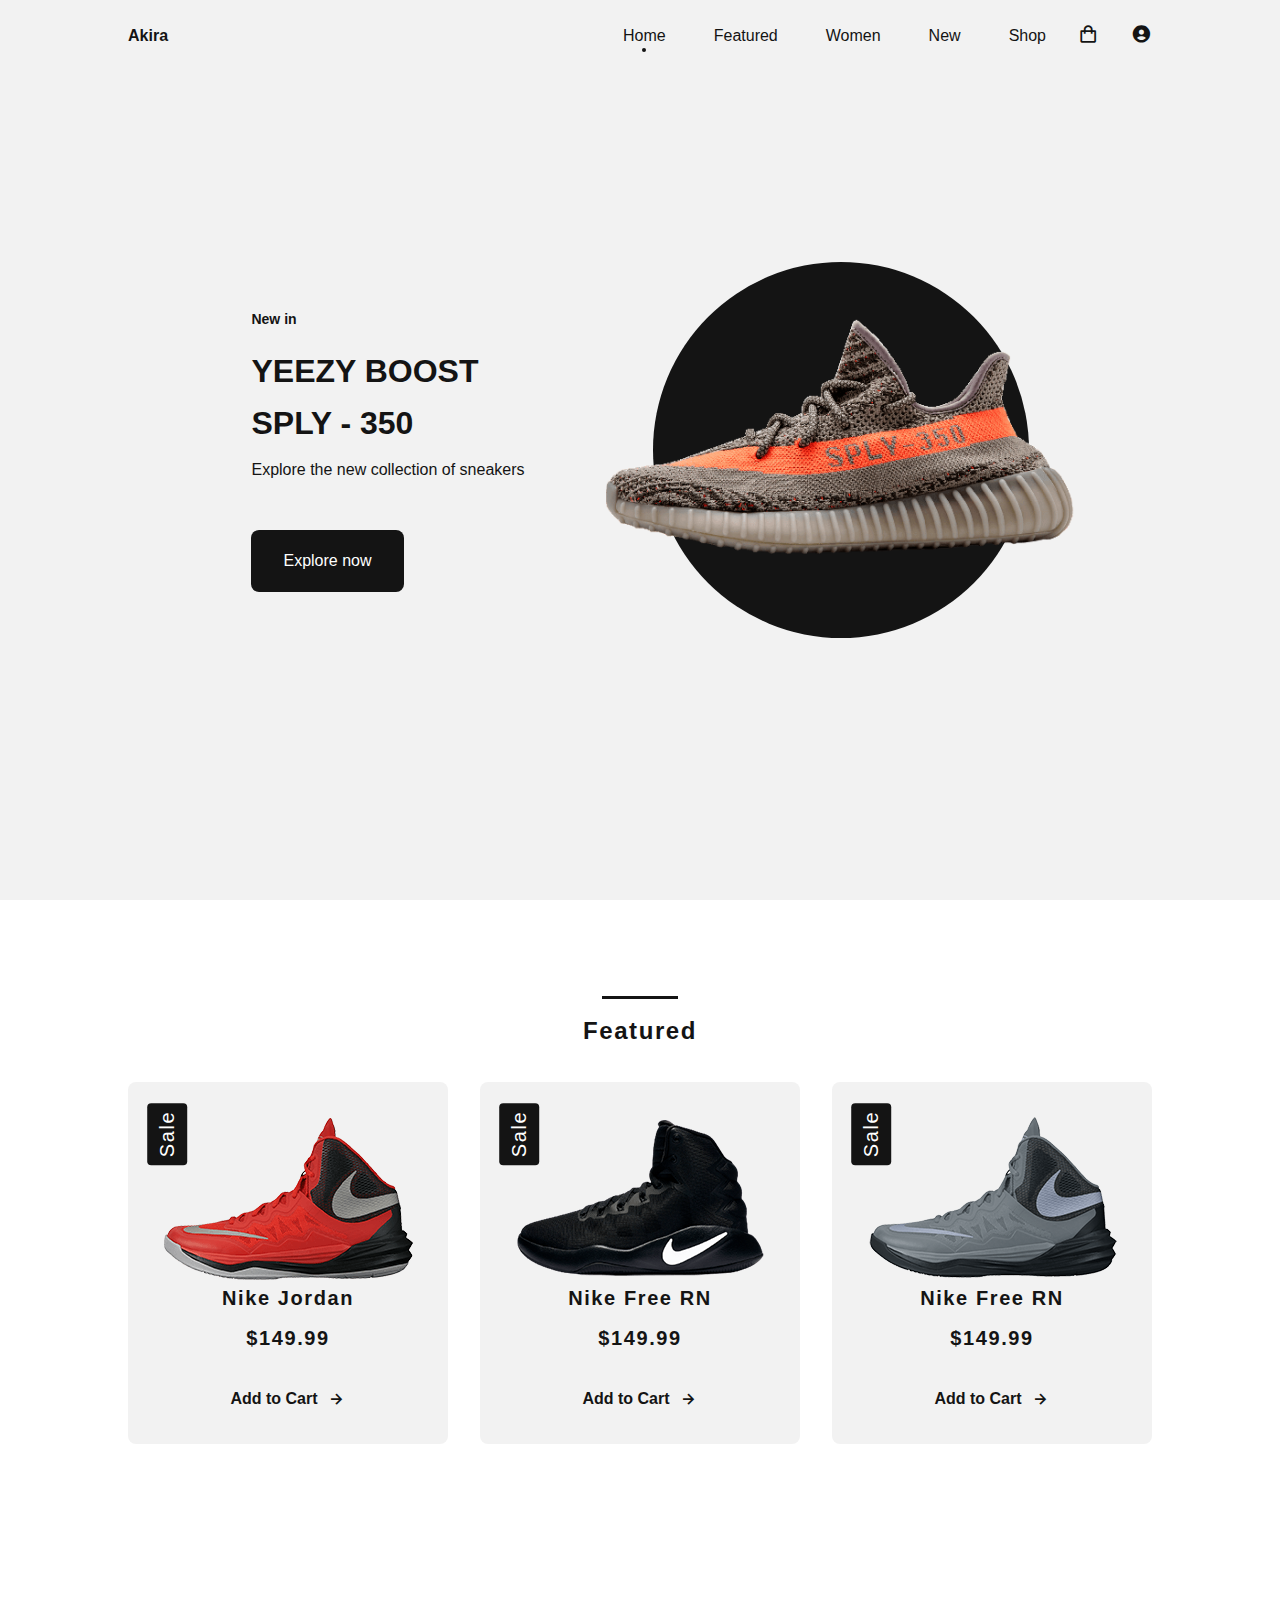
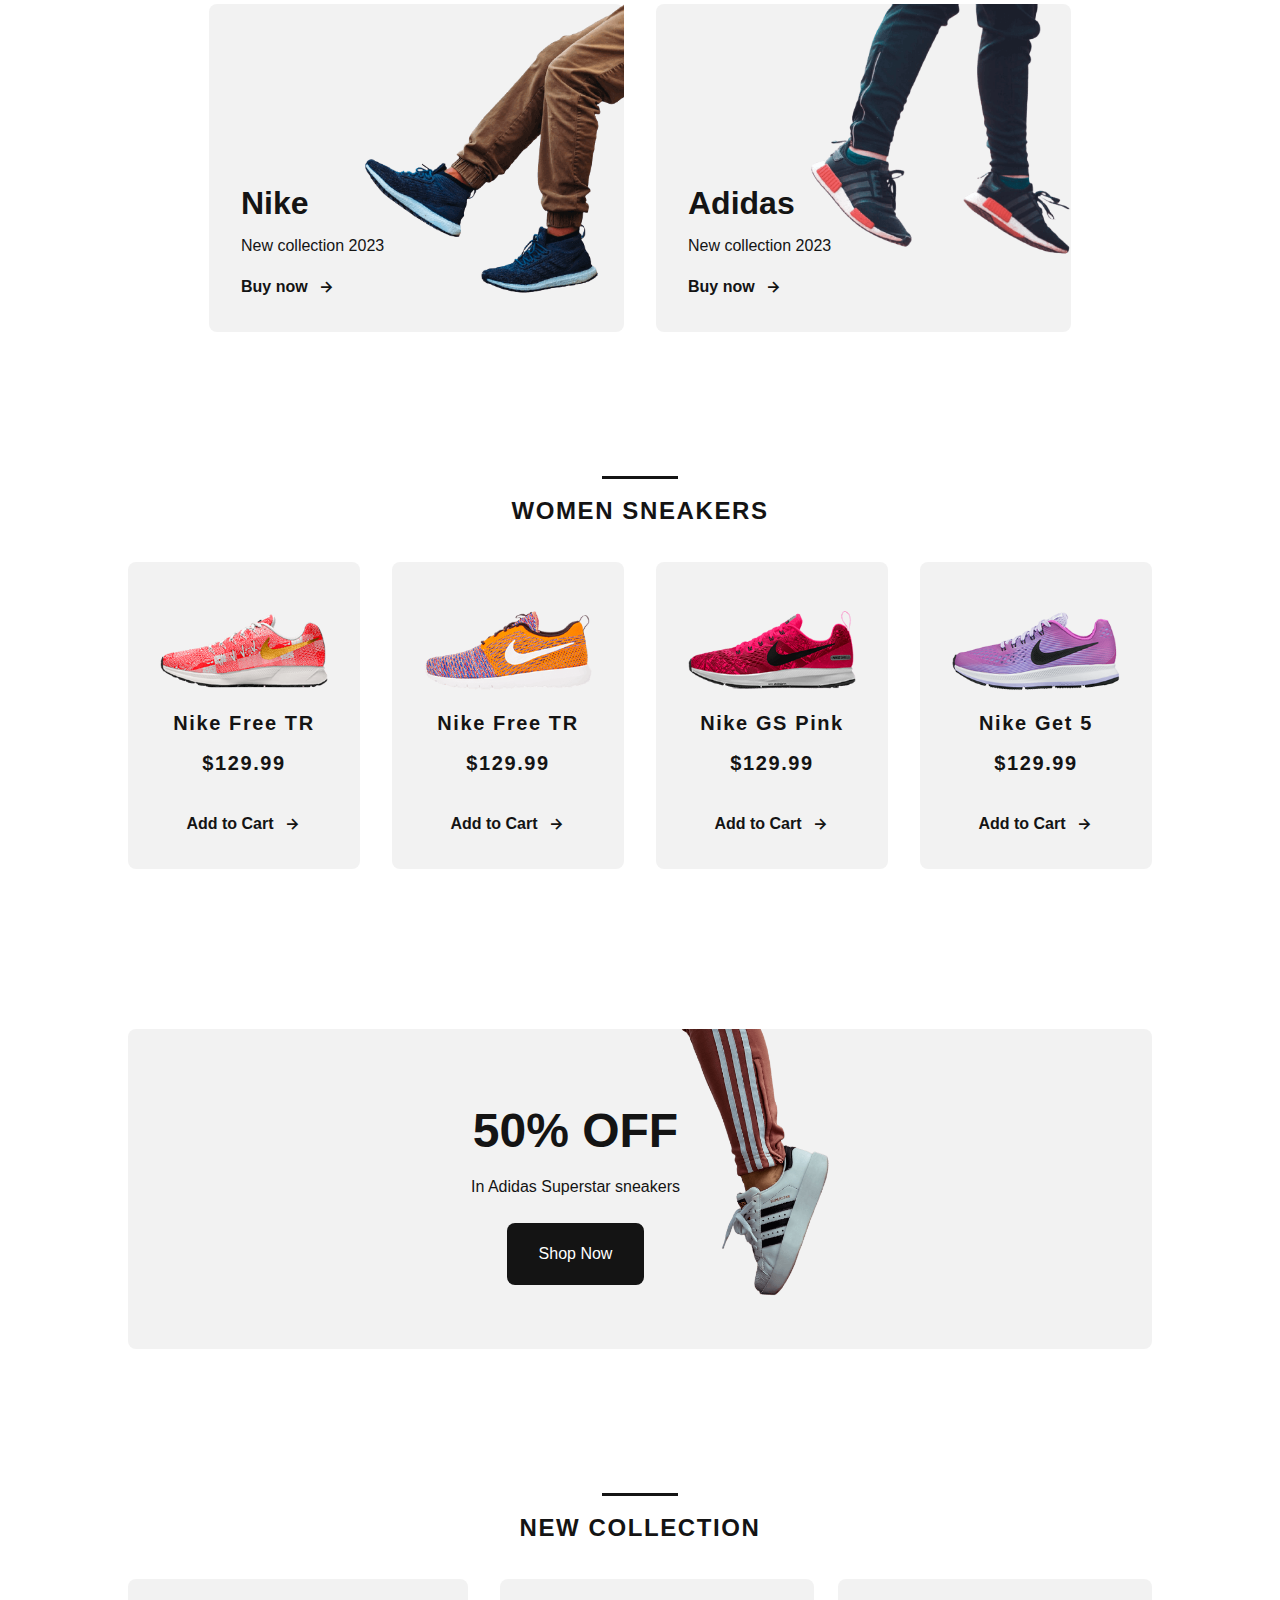
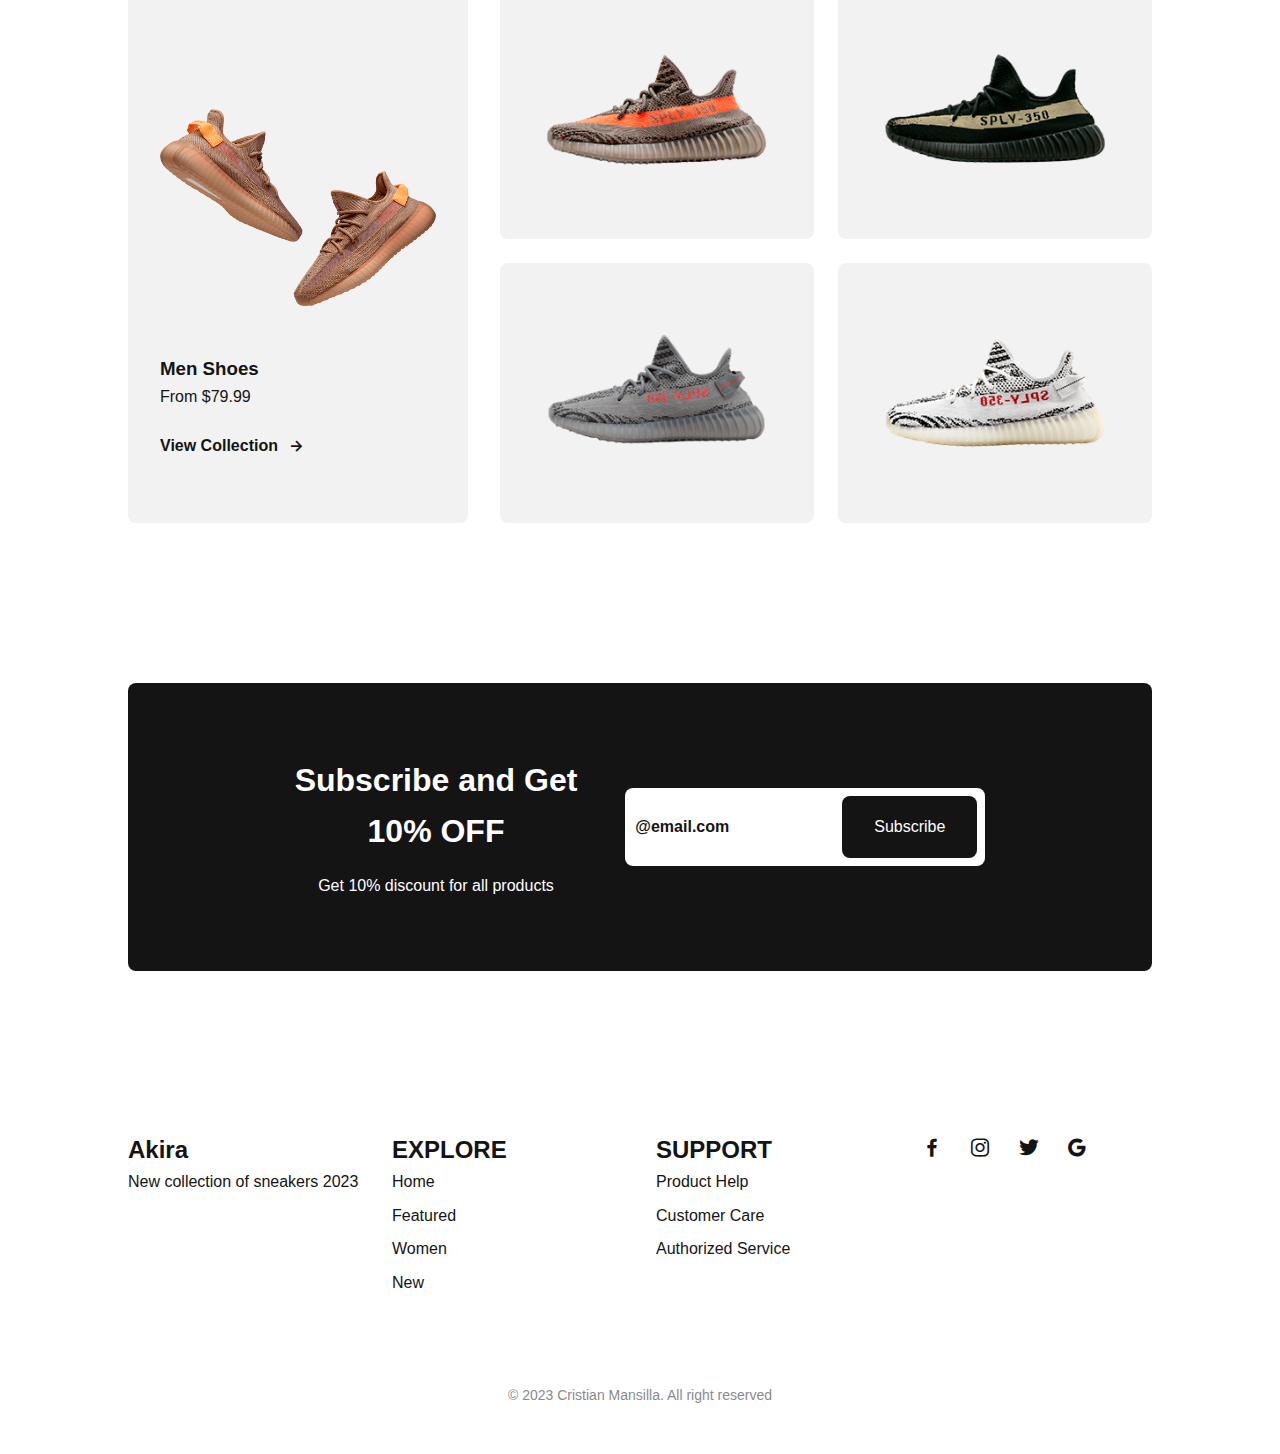
<file: index.html>
<!DOCTYPE html>
<html lang="en">
    <head>
        <meta charset="UTF-8">
        <meta name="viewport" content="width=device-width, initial-scale=1.0">
        <link rel="stylesheet" href="./assets/css/style.css">
        <link rel="stylesheet" href="./assets/css/mediaqueries.css">
        <link href='https://unpkg.com/boxicons@2.1.4/css/boxicons.min.css' rel='stylesheet'>
        <link rel="shortcut icon" href="./assets/img/collection2.png" type="image/x-icon"/>
        <title>Akira</title>
    </head>
    <body>

        <header class="l-header" id="header">
            <nav class="nav bd-grid">
                <div class="nav__toggle" id="nav-toggle">
                    <i class='bx bxs-grid'></i>
                </div>

                <a href="#home" class="nav__logo">Akira</a>

                <div class="nav__menu" id="nav-menu">
                    <ul class="nav__list">
                        <li class="nav__item">
                            <a href="#home" class="nav__link active">Home</a>
                        </li>
                        <li class="nav__item">
                            <a href="#featured" class="nav__link">Featured</a>
                        </li>
                        <li class="nav__item">
                            <a href="#women" class="nav__link">Women</a>
                        </li>
                        <li class="nav__item">
                            <a href="#new" class="nav__link">New</a>
                        </li>
                        <li class="nav__item">
                            <a href="./pages/shop.html" class="nav__link">Shop</a>
                        </li>
                    </ul>
                </div>

                <div class="nav__shop">
                    <i class='bx bx-shopping-bag'></i>
                </div>

                <div class="nav__login">
                    <i class='bx bxs-user-circle'></i>
                </div>
            </nav>
        </header>
        

        <main class="l-main">
            <!--===== HOME =====-->
            <section class="home" id="home">
                <div class="home__container bd-grid">
                    <div class="home__sneaker">
                        <div class="home__shape"></div>
                        <img src="./assets/img/imghome.png" alt="" class="home__img">
                    </div>

                    <div class="home__data">
                        <span class="home__new">New in</span>
                        <h2 class="home__title">YEEZY BOOST <br> SPLY - 350</h2>
                        <p class="home__description">Explore the new collection of sneakers</p>
                        <a href="#new" class="button">Explore now</a>
                    </div>
                </div>
            </section>

            <!--===== FEATURED =====-->
            <section class="featured section" id="featured">
                <h2 class="section-title">Featured</h2>

                <div class="featured__container bd-grid">
                    <article class="sneaker">
                        <div class="sneaker__sale">Sale</div>
                        <img src="./assets/img/featured1.png" alt="" class="sneake__img">
                        <span class="sneaker__name">Nike Jordan</span>
                        <span class="sneaker__price">$149.99</span>
                        <a href="" class="button-light">Add to Cart <i class='bx bx-right-arrow-alt button-icon'></i></a>
                    </article>

                    <article class="sneaker">
                        <div class="sneaker__sale">Sale</div>
                        <img src="./assets/img/featured2.png" alt="" class="sneake__img">
                        <span class="sneaker__name">Nike Free RN</span>
                        <span class="sneaker__price">$149.99</span>
                        <a href="" class="button-light">Add to Cart <i class='bx bx-right-arrow-alt button-icon'></i></a>
                    </article>

                    <article class="sneaker">
                        <div class="sneaker__sale">Sale</div>
                        <img src="./assets/img/featured3.png" alt="" class="sneake__img">
                        <span class="sneaker__name">Nike Free RN</span>
                        <span class="sneaker__price">$149.99</span>
                        <a href="" class="button-light">Add to Cart <i class='bx bx-right-arrow-alt button-icon'></i></a>
                    </article>
                </div>
            </section>

            <!--===== COLLECTION =====-->
            <section class="collection section">
                <div class="collection__container bd-grid">
                    <div class="collection__card">
                        <div class="collection__data">
                            <h3 class="collection__name">Nike</h3>
                            <p class="collection__description">New collection 2023</p>
                            <a href="#" class="button-light">Buy now <i class='bx bx-right-arrow-alt button-icon'></i></a>
                        </div>

                        <img src="./assets/img/collection1.png" alt="" class="collection__img">
                    </div>

                    <div class="collection__card">
                        <div class="collection__data">
                            <h3 class="collection__name">Adidas</h3>
                            <p class="collection__description">New collection 2023</p>
                            <a href="#" class="button-light">Buy now <i class='bx bx-right-arrow-alt button-icon'></i></a>
                        </div>

                        <img src="./assets/img/collection2.png" alt="" class="collection__img">
                    </div>
                </div>
            </section>

            <!--===== WOMEN SNEAKERS =====-->
            <section class="women section" id="women">
                <h2 class="section-title">WOMEN SNEAKERS</h2>

                <div class="women__container bd-grid">
                    <article class="sneaker">
                        <img src="./assets/img/women1.png" alt="" class="sneake__img">
                        <span class="sneaker__name">Nike Free TR</span>
                        <span class="sneaker__price">$129.99</span>
                        <a href="" class="button-light">Add to Cart <i class='bx bx-right-arrow-alt button-icon'></i></a>
                    </article>

                    <article class="sneaker">
                        <img src="./assets/img/women2.png" alt="" class="sneake__img">
                        <span class="sneaker__name">Nike Free TR</span>
                        <span class="sneaker__price">$129.99</span>
                        <a href="" class="button-light">Add to Cart <i class='bx bx-right-arrow-alt button-icon'></i></a>
                    </article>

                    <article class="sneaker">
                        <img src="./assets/img/women3.png" alt="" class="sneake__img">
                        <span class="sneaker__name">Nike GS Pink</span>
                        <span class="sneaker__price">$129.99</span>
                        <a href="" class="button-light">Add to Cart <i class='bx bx-right-arrow-alt button-icon'></i></a>
                    </article>

                    <article class="sneaker">
                        <img src="./assets/img/women4.png" alt="" class="sneake__img">
                        <span class="sneaker__name">Nike Get 5</span>
                        <span class="sneaker__price">$129.99</span>
                        <a href="" class="button-light">Add to Cart <i class='bx bx-right-arrow-alt button-icon'></i></a>
                    </article>
                </div>
            </section>

            <!--===== OFFER =====-->
            <section class="offer section">
                <div class="offer__container bd-grid">
                    <div class="offer__data">
                        <h3 class="offer__title">50% OFF</h3>
                        <p class="offer__description">In Adidas Superstar sneakers</p>
                        <a href="#" class="button">Shop Now</a>
                    </div>

                    <img src="./assets/img/offert.png" alt="" class="offer__img">
                </div>
            </section>

            <!--===== NEW COLLECTION =====-->
            <section class="new section" id="new">
                <h2 class="section-title">NEW COLLECTION</h2>

                <div class="new__container bd-grid">
                    <div class="new__men">
                        <img src="./assets/img/new1.png" alt="" class="new__men-img">
                        <h3 class="new__title">Men Shoes</h3>
                        <span class="new__price">From $79.99</span>
                        <a href="#" class="button-light">View Collection <i class='bx bx-right-arrow-alt button-icon'></i></a>
                    </div>

                    <div class="new__sneaker">
                        <div class="new__sneaker-card">
                            <img src="./assets/img/new2.png" alt="" class="new__sneaker-img">
                            <div class="new__sneaker-overlay">
                                <a href="#" class="button">Add to Cart</a>
                            </div>
                        </div>

                        <div class="new__sneaker-card">
                            <img src="./assets/img/new3.png" alt="" class="new__sneaker-img">
                            <div class="new__sneaker-overlay">
                                <a href="#" class="button">Add to Cart</a>
                            </div>
                        </div>

                        <div class="new__sneaker-card">
                            <img src="./assets/img/new4.png" alt="" class="new__sneaker-img">
                            <div class="new__sneaker-overlay">
                                <a href="#" class="button">Add to Cart</a>
                            </div>
                        </div>

                        <div class="new__sneaker-card">
                            <img src="./assets/img/new5.png" alt="" class="new__sneaker-img">
                            <div class="new__sneaker-overlay">
                                <a href="#" class="button">Add to Cart</a>
                            </div>
                        </div>
                    </div>
                </div>
            </section>

            <!--===== NEWSLETTER =====-->
            <section class="newsletter section">
                <div class="newsletter__container bd-grid">
                    <div>
                        <h3 class="newsletter__title">Subscribe and Get <br> 10% OFF</h3>
                        <p class="newsletter__description">Get 10% discount for all products</p>
                    </div>

                    <form action="" class="newsletter__subscribe">
                        <input type="text" placeholder="@email.com" class="newsletter__input">
                        <a href="#" class="button">Subscribe</a>
                    </form>
                </div>
            </section>
        </main>

        <footer class="footer section">
            <div class="footer__container bd-grid">
                <div class="footer__box">
                    <h3 class="footer__title">Akira</h3>
                    <p class="footer__description">New collection of sneakers 2023</p>
                </div>

                <div class="footer__box">
                    <h3 class="footer__title">EXPLORE</h3>
                    <ul>
                        <li><a href="#home" class="footer__link">Home</a></li>
                        <li><a href="#featured" class="footer__link">Featured</a></li>
                        <li><a href="#women" class="footer__link">Women</a></li>
                        <li><a href="#new" class="footer__link">New</a></li>
                    </ul>
                </div>

                <div class="footer__box">
                    <h3 class="footer__title">SUPPORT</h3>
                    <ul>
                        <li><a href="#" class="footer__link">Product Help</a></li>
                        <li><a href="#" class="footer__link">Customer Care</a></li>
                        <li><a href="#" class="footer__link">Authorized Service</a></li>
                    </ul>
                </div>

                <div class="footer__box">
                    <a href="#" class="footer__social"><i class='bx bxl-facebook'></i></a>
                    <a href="#" class="footer__social"><i class='bx bxl-instagram'></i></a>
                    <a href="#" class="footer__social"><i class='bx bxl-twitter'></i></a>
                    <a href="#" class="footer__social"><i class='bx bxl-google'></i></a>
                </div>
            </div>

            <p class="footer__copy">&#169; 2023 Cristian Mansilla. All right reserved</p>
        </footer>
        

        <script src="./js/main.js"></script>
        
    </body>
</html>
</file>
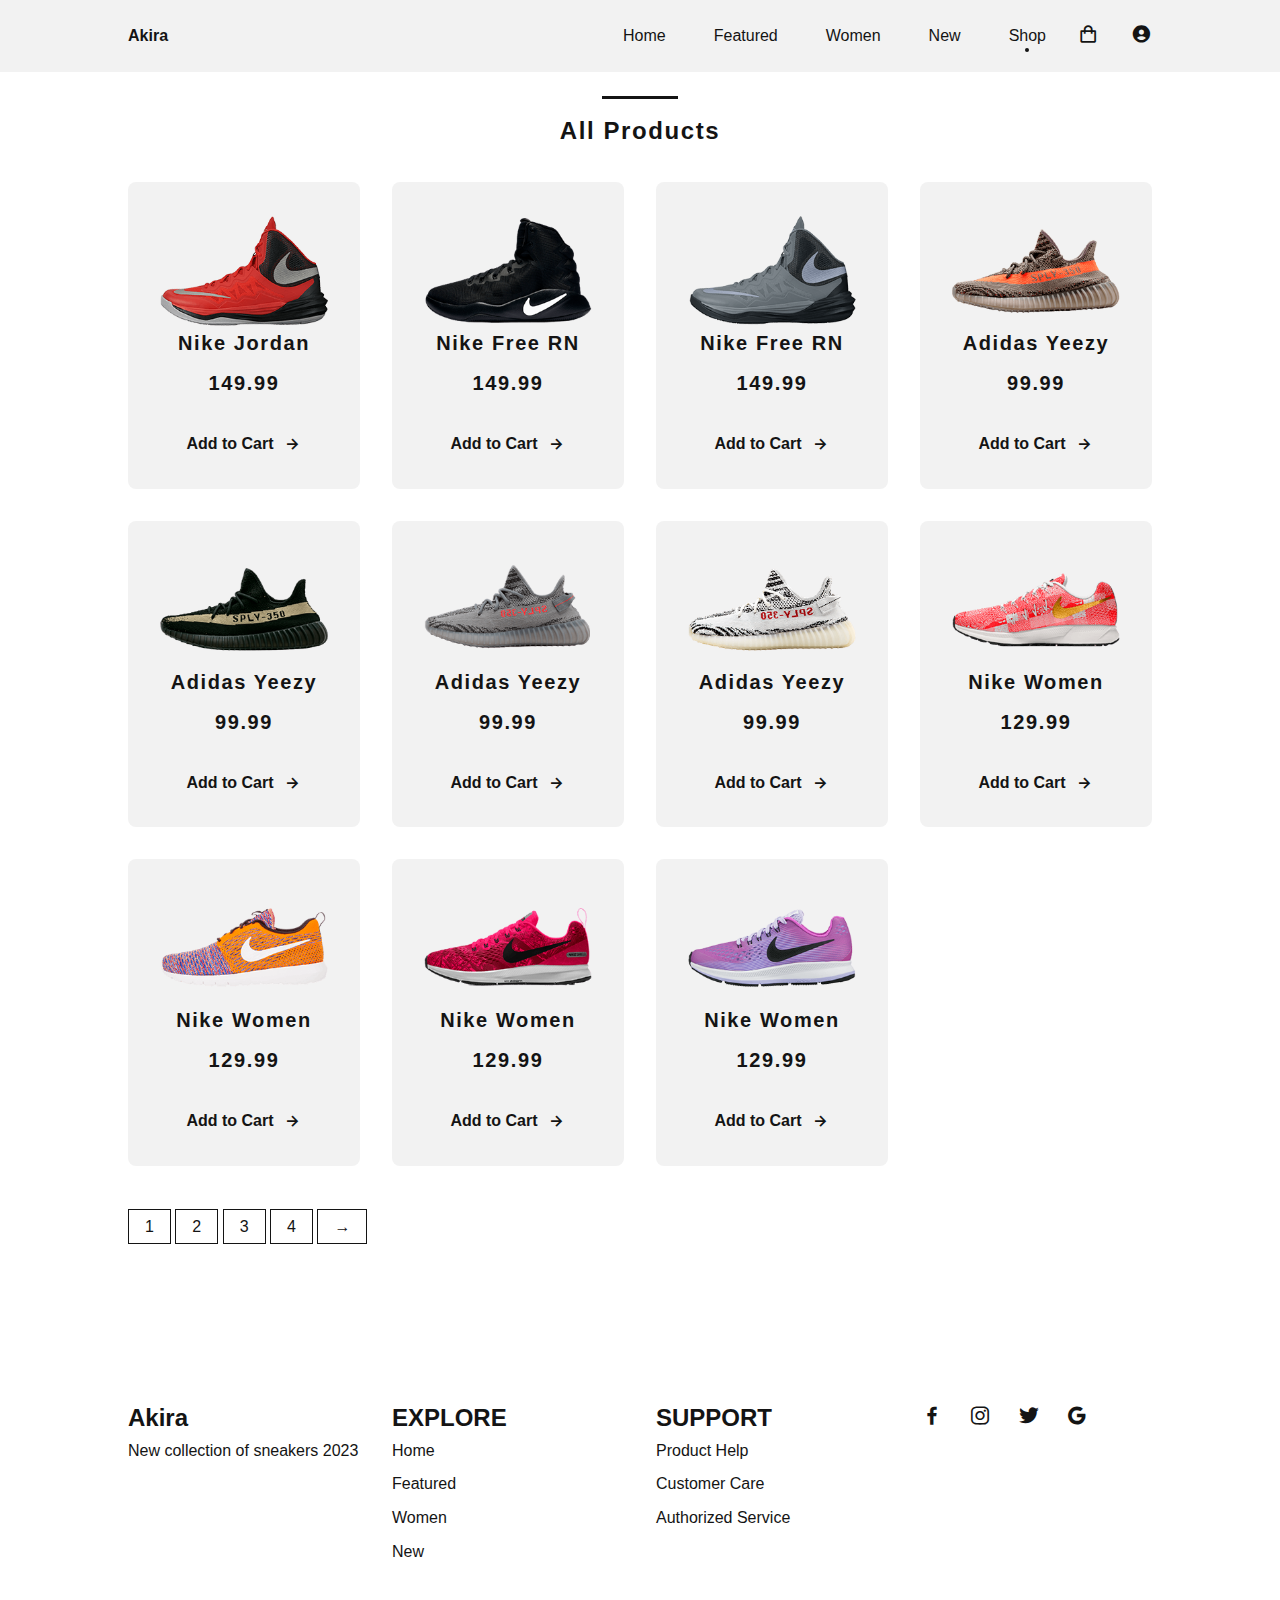
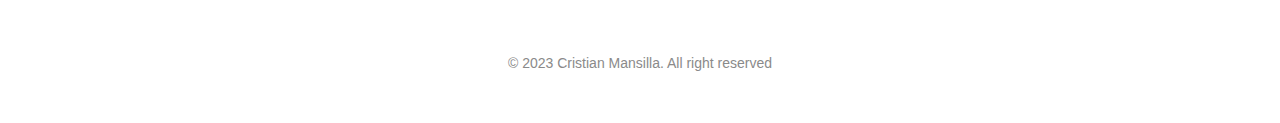
<file: pages/shop.html>
<!DOCTYPE html>
<html lang="en">
    <head>
        <meta charset="UTF-8">
        <meta name="viewport" content="width=device-width, initial-scale=1.0">
        <link rel="stylesheet" href="../assets/css/style.css">
        <link rel="stylesheet" href="../assets/css/mediaqueries.css">
        <link href='https://unpkg.com/boxicons@2.1.4/css/boxicons.min.css' rel='stylesheet'>
        <link rel="shortcut icon" href="../assets/img/collection2.png" type="image/x-icon"/>
        <title>Akira - Shop</title>
    </head>
    <body>

        <header class="l-header" id="header">
            <nav class="nav bd-grid">
                <div class="nav__toggle" id="nav-toggle">
                    <i class='bx bxs-grid'></i>
                </div>

                <a href="../index.html#home" class="nav__logo">Akira</a>

                <div class="nav__menu" id="nav-menu">
                    <ul class="nav__list">
                        <li class="nav__item">
                            <a href="../index.html" class="nav__link">Home</a>
                        </li>
                        <li class="nav__item">
                            <a href="../index.html#featured" class="nav__link">Featured</a>
                        </li>
                        <li class="nav__item">
                            <a href="../index.html#women" class="nav__link">Women</a>
                        </li>
                        <li class="nav__item">
                            <a href="../index.html#new" class="nav__link">New</a>
                        </li>
                        <li class="nav__item">
                            <a href="#shop" class="nav__link active">Shop</a>
                        </li>
                    </ul>
                </div>

                <div class="nav__shop">
                    <i class='bx bx-shopping-bag'></i>
                </div>

                <div class="nav__login">
                    <i class='bx bxs-user-circle'></i>
                </div>
            </nav>
        </header>

        <main class="l-main">
            <section class="featured section" id="shop">
                <h2 class="section-title">All Products</h2>

                <div class="featured__container bd-grid" id="sneakers">
                    <!-- <article class="sneaker">
                        <img src="../assets/img/featured1.png" alt="" class="sneake__img">
                        <span class="sneaker__name">Nike Jordan</span>
                        <span class="sneaker__price">$149.99</span>
                        <a href="" class="button-light">Add to Cart <i class='bx bx-right-arrow-alt button-icon'></i></a>
                    </article>

                    <article class="sneaker">
                        <img src="../assets/img/featured2.png" alt="" class="sneake__img">
                        <span class="sneaker__name">Nike Free RN</span>
                        <span class="sneaker__price">$149.99</span>
                        <a href="" class="button-light">Add to Cart <i class='bx bx-right-arrow-alt button-icon'></i></a>
                    </article>

                    <article class="sneaker">
                        <img src="../assets/img/featured3.png" alt="" class="sneake__img">
                        <span class="sneaker__name">Nike Free RN</span>
                        <span class="sneaker__price">$149.99</span>
                        <a href="" class="button-light">Add to Cart <i class='bx bx-right-arrow-alt button-icon'></i></a>
                    </article>

                    <article class="sneaker">
                        <img src="../assets/img/new2.png" alt="" class="sneake__img">
                        <span class="sneaker__name">Adidas Yeezy</span>
                        <span class="sneaker__price">$79.99</span>
                        <a href="" class="button-light">Add to Cart <i class='bx bx-right-arrow-alt button-icon'></i></a>
                    </article>

                    <article class="sneaker">
                        <img src="../assets/img/new3.png" alt="" class="sneake__img">
                        <span class="sneaker__name">Adidas Yeezy</span>
                        <span class="sneaker__price">$79.99</span>
                        <a href="" class="button-light">Add to Cart <i class='bx bx-right-arrow-alt button-icon'></i></a>
                    </article>

                    <article class="sneaker">
                        <img src="../assets/img/new4.png" alt="" class="sneake__img">
                        <span class="sneaker__name">Adidas Yeezy</span>
                        <span class="sneaker__price">$79.99</span>
                        <a href="" class="button-light">Add to Cart <i class='bx bx-right-arrow-alt button-icon'></i></a>
                    </article>

                    <article class="sneaker">
                        <img src="../assets/img/new5.png" alt="" class="sneake__img">
                        <span class="sneaker__name">Adidas Yeezy</span>
                        <span class="sneaker__price">$79.99</span>
                        <a href="" class="button-light">Add to Cart <i class='bx bx-right-arrow-alt button-icon'></i></a>
                    </article>

                    <article class="sneaker">
                        <img src="../assets/img/women1.png" alt="" class="sneake__img">
                        <span class="sneaker__name">Nike Women</span>
                        <span class="sneaker__price">$129.99</span>
                        <a href="" class="button-light">Add to Cart <i class='bx bx-right-arrow-alt button-icon'></i></a>
                    </article>

                    <article class="sneaker">
                        <img src="../assets/img/women2.png" alt="" class="sneake__img">
                        <span class="sneaker__name">Nike Women</span>
                        <span class="sneaker__price">$129.99</span>
                        <a href="" class="button-light">Add to Cart <i class='bx bx-right-arrow-alt button-icon'></i></a>
                    </article>

                    <article class="sneaker">
                        <img src="../assets/img/women3.png" alt="" class="sneake__img">
                        <span class="sneaker__name">Nike Women</span>
                        <span class="sneaker__price">$129.99</span>
                        <a href="" class="button-light">Add to Cart <i class='bx bx-right-arrow-alt button-icon'></i></a>
                    </article>

                    <article class="sneaker">
                        <img src="../assets/img/women4.png" alt="" class="sneake__img">
                        <span class="sneaker__name">Nike Women</span>
                        <span class="sneaker__price">$129.99</span>
                        <a href="" class="button-light">Add to Cart <i class='bx bx-right-arrow-alt button-icon'></i></a>
                    </article> -->
                </div>

                <div class="sneaker__pages bd-grid">
                    <div>
                        <span class="sneaker__pag">1</span>
                        <span class="sneaker__pag">2</span>
                        <span class="sneaker__pag">3</span>
                        <span class="sneaker__pag">4</span>
                        <span class="sneaker__pag">&#8594;</span>
                    </div>
                </div>
            </section>
        </main>

        <footer class="footer section">
            <div class="footer__container bd-grid">
                <div class="footer__box">
                    <h3 class="footer__title">Akira</h3>
                    <p class="footer__description">New collection of sneakers 2023</p>
                </div>

                <div class="footer__box">
                    <h3 class="footer__title">EXPLORE</h3>
                    <ul>
                        <li><a href="#home" class="footer__link">Home</a></li>
                        <li><a href="#featured" class="footer__link">Featured</a></li>
                        <li><a href="#women" class="footer__link">Women</a></li>
                        <li><a href="#new" class="footer__link">New</a></li>
                    </ul>
                </div>

                <div class="footer__box">
                    <h3 class="footer__title">SUPPORT</h3>
                    <ul>
                        <li><a href="#" class="footer__link">Product Help</a></li>
                        <li><a href="#" class="footer__link">Customer Care</a></li>
                        <li><a href="#" class="footer__link">Authorized Service</a></li>
                    </ul>
                </div>

                <div class="footer__box">
                    <a href="#" class="footer__social"><i class='bx bxl-facebook'></i></a>
                    <a href="#" class="footer__social"><i class='bx bxl-instagram'></i></a>
                    <a href="#" class="footer__social"><i class='bx bxl-twitter'></i></a>
                    <a href="#" class="footer__social"><i class='bx bxl-google'></i></a>
                </div>
            </div>

            <p class="footer__copy">&#169; 2023 Cristian Mansilla. All right reserved</p>
        </footer>
        
        <script src="../js/main.js"></script>
    </body>
</html>
</file>
<file: assets/css/style.css>
@import url("https://fonts.googleapis.com/css2?family=Poppins:wght@400;500;600;700&display=swap");

/*===== VARIABLES CSS =====*/
:root{
  --header-height: 3rem;

  /*===== Font weight =====*/
  --font-medium: 500;
  --font-semi-bold: 600;
  --font-bold: 700;
  
  /*===== Colors =====*/
  --dark-color: #141414;
  --dark-color-light: #8a8a8a;
  --dark-color-lighten: #f2f2f2;
  --white-color: #fff;
  
  /*===== Font and typography =====*/
  --body-font: 'Popins', sans-serif;
  --big-font-size: 1.25rem;
  --bigger-font-size: 1.5rem;
  --biggest-font-size: 2rem;
  --h2-font-size: 1.25rem;
  --normal-font-size: .938rem;
  --smaller-font-size: .813rem;


  /*===== Margins =====*/
  --mb-1: .5rem;
  --mb-2: 1rem;
  --mb-3: 1.5rem;
  --mb-4: 2rem;
  --mb-5: 2.5rem;
  --mb-6: 3rem;
  
  /*===== z index =====*/
  --z-fixed: 100;
  
  /*===== Rotate img =====*/
  --rotate-img: rotate(-30deg);
}

@media screen and (min-width: 768px) {
  :root{
      /*===== Font and typography =====*/
      --big-font-size: 1.5rem;
      --bigger-font-size: 2rem;
      --biggest-font-size: 3rem;
      --normal-font-size: 1rem;
      --smaller-font-size: .875rem;
  }
}

/*===== BASE =====*/
*, ::before, ::after{
  box-sizing: border-box;
}

html{
  scroll-behavior: smooth;
}

body{
  margin: var(--header-height) 0 0 0;
  font-family: var(--body-font);
  font-size: var(--normal-font-size);
  font-weight: var(--font-medium);
  color: var(--dark-color);
  line-height: 1.6;
}

h1, h2, h3, p, ul{
  margin: 0;
}

ul{
  padding: 0;
  list-style: none;
}

a{
  text-decoration: none;
  color: var(--dark-color);
}

img{
  max-width: 100%;
  height: auto;
  display: block;
}

/*===== CLASS CSS ===== */
.section{
  padding: 5rem 0 2rem;
}

.section-title{
  position: relative;
  font-size: var(--big-font-size);
  margin-bottom: var(--mb-4);
  text-align: center;
  letter-spacing: .1rem;
}

.section-title::after{
  content: "";
  position: absolute;
  width: 56px;
  height: .18rem;
  top: -1rem;
  left: 0;
  right: 0;
  margin: auto;
  background-color: var(--dark-color);
}

/*===== LAYOUT =====*/
.bd-grid{
  max-width: 1024px;
  display: grid;
  grid-template-columns: 100%;
  column-gap: 2rem;
  width: calc(100% - 2rem);
  margin-left: var(--mb-2);
  margin-right: var(--mb-2);
}

.l-header{
  width: 100%;
  position: fixed;
  top: 0;
  left: 0;
  z-index: var(--z-fixed);
  background-color: var(--dark-color-lighten);
}

/*===== NAV =====*/
.nav{
  height: var(--header-height);
  display: flex;
  justify-content: space-between;
  align-items: center;
}

@media screen and (max-width: 769px) {
  .nav__menu{
      position: fixed;
      top: var(--header-height);
      left: -100%;
      width: 70%;
      height: 100vh;
      padding: 2rem;
      background-color: var(--white-color);
      transition: .5s;
  }
}

.nav__item{
  margin-bottom: var(--mb-4);
}

.nav__logo{
  font-weight: var(--font-semi-bold);
}

.nav__toggle, .nav__shop, .nav__login{
  font-size: 1.3rem;
  cursor: pointer;
}

/*===== Show menu =====*/
.show{
  left: 0;
}

.sh{
  background-color: red;
}
/*===== Active link =====*/
.active{
  position: relative;
}

.active::before{
  content: "";
  position: absolute;
  bottom: -.5rem;
  left: 45%;
  width: 4px;
  height: 4px;
  background-color: var(--dark-color);
  border-radius: 50%;
}


/*===== Change color header =====*/
.scroll-header{
  background-color: var(--white-color);
  box-shadow: 0 2px 4px rgba(0, 0, 0, .1);
}


/*===== HOME =====*/
.home{
  background-color: var(--dark-color-lighten);
  overflow: hidden;
}

.home__container{
  height: calc(100vh - var(--header-height));
}

.home__sneaker{
  position: relative;
  display: flex;
  justify-content: center;
  align-self: center;
}

.home__shape{
  width: 220px;
  height: 220px;
  background-color: var(--dark-color);
  border-radius: 50%;
}

.home__img{
  position: absolute;
  top: 1.5rem;
  max-width: initial;
  width: 275px;
  transform: rotate(var(--rotate-img));
}

.home__new{
  display: block;
  font-size: var(--smaller-font-size);
  font-weight: var(--font-semi-bold);
  margin-bottom: var(--mb-2);
}

.home__title{
  font-size: var(--bigger-font-size);
  margin-bottom: var(--mb-1);
}

.home__description{
  margin-bottom: var(--mb-6);
}

/*===== buttons =====*/
.button{
  display: inline-block;
  background-color: var(--dark-color);
  color: var(--white-color);
  padding: 1.125rem 2rem;
  font-weight: var(--font-medium);
  border-radius: .5rem;
  transition: .3s;
}

.button:hover{
  transform: translateY(-.25rem);
}

.button-light{
  display: inline-flex;
  color: var(--dark-color);
  font-weight: var(--font-bold);
  align-items: center;
}

.button-icon{
  font-size: 1.25rem;
  margin-left: var(--mb-1);
  transition: .3s;
}

.button-light:hover .button-icon{
  transform: translateX(-.25rem);
}

/*===== FEATURED =====*/
.featured__container{
  row-gap: 2rem;
  grid-template-columns: repeat(auto-fit, minmax(220px, 1fr));
}

.sneaker{
  position: relative;
  display: flex;
  flex-direction: column;
  align-items: center;
  padding: 2rem;
  background-color: var(--dark-color-lighten);
  border-radius: .5rem;
  transition: .3s;
}

.sneaker__sale{
  position: absolute;
  left: .5rem;
  background-color: var(--dark-color);
  color: var(--white-color);
  padding: .25rem .5rem;
  border-radius: .25rem;
  font-size: var(--h2-font-size);
  transform: rotate(-90deg);
  letter-spacing: .1rem;
}

.sneaker__img{
  width: 220px;
  margin-top: var(--mb-3);
  margin-bottom: var(--mb-6);
  transform: var(--rotate-img);
  filter: drop-shadow(0 12px 8px rgba(0, 0, 0, 0.2));
}

.sneaker__name, .sneaker__price{
  font-size: var(--h2-font-size);
  letter-spacing: .1rem;
  font-weight: var(--font-bold);
}

.sneaker__name{
  margin-bottom: var(--mb-1);
}

.sneaker__price{
  margin-bottom: var(--mb-4);
}

.sneaker:hover{
  transform: translateY(-.5rem);
}

.sneaker__pages{
  margin-top: var(--mb-6);
}

.sneaker__pag{
  padding: .5rem 1rem;
  border: 1px solid var(--dark-color);
}

.sneaker__pag:hover{
  background-color: var(--dark-color);
  color: var(--white-color);
}

/*===== COLLECTION =====*/
.collection__container{
  row-gap: 2rem;
  justify-content: center;
}

.collection__card{
  position: relative;
  display: flex;
  height: 328px;
  background-color: var(--dark-color-lighten);
  padding: 2rem;
  border-radius: .5rem;
  transition: .3s;
}

.collection__data{
  align-self: flex-end;
}

.collection__img{
  position: absolute;
  top: 0;
  right: 0;
  width: 230px;
}

.collection__name{
  font-size: var(--bigger-font-size);
  margin-bottom: .25rem;
}

.collection__description{
  margin-bottom: var(--mb-2);
}

.collection__card:hover{
  transform: translateY(-.5rem);
}

/*===== WOMEN SNEAKERS =====*/
.women__container{
  row-gap: 2rem;
  grid-template-columns: repeat(auto-fit, minmax(220px, 1fr));
}

/*===== OFFER =====*/
.offer__container{
  grid-template-columns: 55% 45%;
  column-gap: 0;
  background-color: var(--dark-color-lighten);
  border-radius: .5rem;
  justify-content: center;
}

.offer__data{
  padding: 4rem 0 4rem 1.5rem;
}

.offer__title{
  font-size: var(--biggest-font-size);
  margin-bottom: .25rem;
}

.offer__description{
  margin-bottom: var(--mb-3);
}

.offer__img{
  width: 153px;
}

/*===== NEW COLLECTION  =====*/
.new__container{
  row-gap: 2rem;
}

.new__men{
  display: flex;
  flex-direction: column;
  justify-content: center;
  background-color: var(--dark-color-lighten);
  border-radius: .5rem;
  padding: 2rem;
}

.new__men-img{
  width: 276px;
  margin-bottom: var(--mb-3);
}

.new-title{
  font-size: var(--bigger-font-size);
  margin-bottom: .25rem;
}

.new__price{
  display: block;
  margin-bottom: var(--mb-3);
}

.new__sneaker{
  display: grid;
  gap: 1.5rem;
  grid-template-columns: repeat(auto-fit, minmax(220px, 1fr));
}

.new__sneaker-card{
  position: relative;
  padding: 3.5rem 1.5rem;
  background-color: var(--dark-color-lighten);
  border-radius: .5rem;
  overflow: hidden;
  display: flex;
  justify-content: center;
}

.new__sneaker-img{
  width: 220px;
}

.new__sneaker-overlay{
  position: absolute;
  left: 0;
  bottom: -100%;
  width: 100%;
  height: 100%;
  display: flex;
  justify-content: center;
  align-items: center;
  background-color: rgba(138, 138, 138, .3);
  transition: .3s;
}

.new__sneaker-card:hover .new__sneaker-overlay{
  bottom: 0;
}
/*===== NEWSLETTER =====*/
.newsletter__container{
  background-color: var(--dark-color);
  color: var(--white-color);
  padding: 2rem .5rem;
  border-radius: .5rem;
  text-align: center;
}

.newsletter__title{
  font-size: var(--bigger-font-size);
  margin-bottom: var(--mb-2);
}

.newsletter__description{
  margin-bottom: var(--mb-5);
}

.newsletter__subscribe{
  display: flex;
  column-gap: .5rem;
  background-color: var(--white-color);
  padding: .5rem;
  border-radius: .5rem;
}

.newsletter__input{
  outline: none;
  border: none;
  width: 90%;
  font-size: var(--normal-font-size);
}

.newsletter__input::placeholder{
  color: var(--dark-color);
  font-family: var(--body-font);
  font-size: var(--normal-font-size);
  font-weight: var(--font-semi-bold);
}

/*===== FOOTER =====*/
.footer__container{
  grid-template-columns: repeat(auto-fit, minmax(220px, 1fr));
}

.footer__box{
  margin-bottom: var(--mb-4);
}

.footer__title{
  font-size: var(--big-font-size);
}

.footer__link{
  display: block;
  width: max-content;
  margin-bottom: var(--mb-1);
}

.footer__social{
  font-size: 1.5rem;
  margin-right: 1.25rem;
}

.footer__copy{
  padding-top: 3rem;
  font-size: var(--smaller-font-size);
  color: var(--dark-color-light);
  text-align: center;
}
</file>
<file: assets/css/mediaqueries.css>
@media screen and (min-width: 576px) {
    .collection__container{
        grid-template-columns: 415px;
    }

    .collection__img{
        width: 260px;
    }

    .offer__container{
        grid-template-columns: max-content max-content;
    }

    .offer__data{
        text-align: center;
    }

    .new__men{
        align-items: center;
    }
}

@media screen and (min-width: 769px) {
    :root{
        --header-height: 3rem;

        /*===== Colors =====*/
        --dark-color: #141414;
        --dark-color-light: #8a8a8a;
        --dark-color-lighten: #f2f2f2;
        --white-color: #fff;

        /*===== Margins =====*/
        --mb-1: .5rem;
        --mb-2: 1rem;
        --mb-3: 1.5rem;
        --mb-4: 2rem;
        --mb-5: 2.5rem;
        --mb-6: 3rem;
    }

    body{
        margin: 0;
    }

    .section{
        padding: 7rem 0 3rem;
    }

    .section-title::after{
        width: 76px;
    }

    .nav{
        height: calc(var(--header-height) + 1.5rem);
    }

    .nav__menu{
        margin-left: auto;
    }

    .nav__list{
        display: flex;
    }

    .nav__item{
        margin-left: var(--mb-6);
        margin-bottom: 0;
    }

    .nav__toggle{
        display: none;
    }

    .home__container{
        height: 100vh;
        grid-template-columns: max-content max-content;
        justify-content: center;
        align-items: center;
    }

    .home__sneaker{
        order: 1;
    }

    .home__shape{
        width: 376px;
        height: 376px;
    }

    .home__img{
        width: 470px;
        top: 3.5rem;
        right: 0;
        left: -3rem;
    }

    .newsletter__container{
        grid-template-columns: max-content max-content;
        justify-content: center;
        align-items: center;
        padding: 4.5rem 2rem;
        column-gap: 3rem;
    }

    .newsletter__description{
        margin-bottom: 0;
    }

    .newsletter__subscribe{
        width: 360px;
        height: max-content;
    }
}

@media screen and (min-width: 1024px) {
    .bd-grid{
        margin-left: auto;
        margin-right: auto;
    }

    .home__container{
        column-gap: 8rem;
    }

    .collection__container{
        grid-template-columns: repeat(2, 415px);
    }

    .new__container{
        grid-template-columns: max-content 1fr;
    }

    .new__men{
        align-items: initial;
        justify-content: flex-end;
        padding: 4rem 2rem;
    }

    .new__men-img{
        margin-bottom: var(--mb-6);
    }
}
</file>
